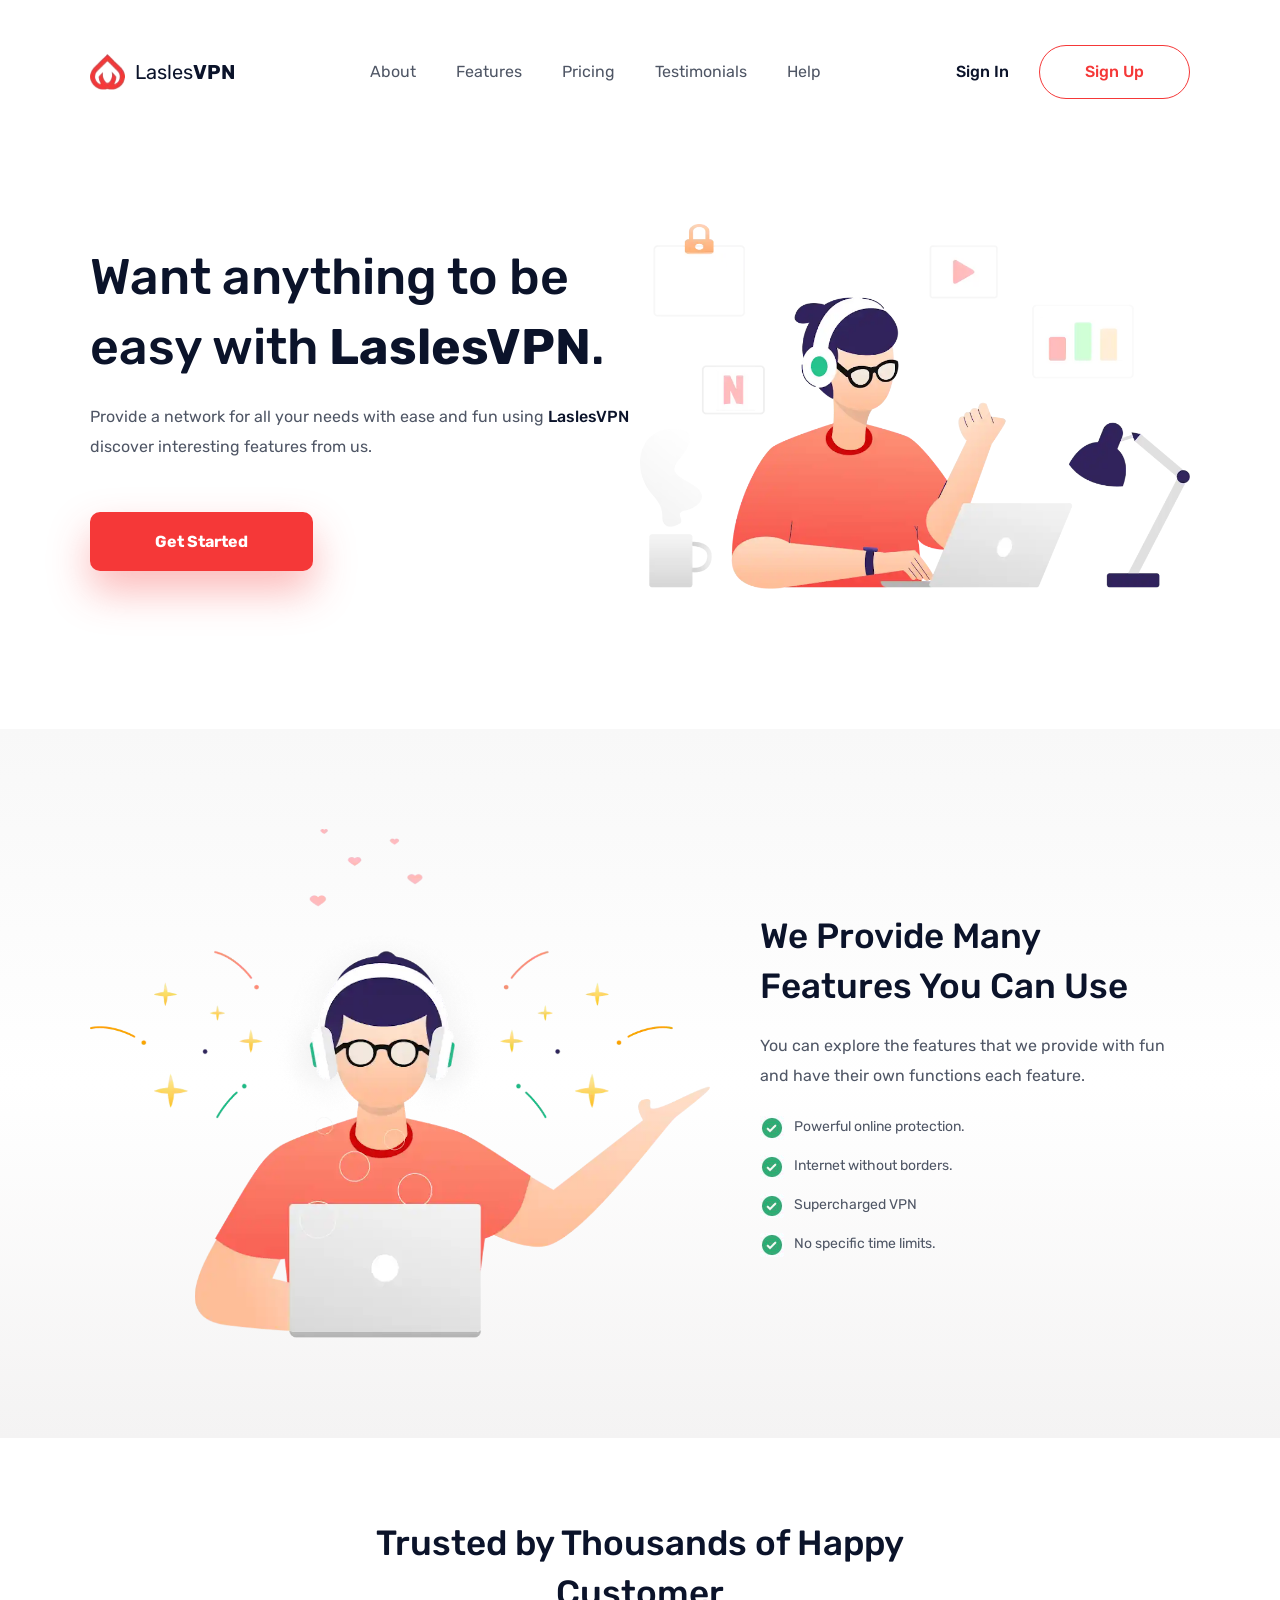
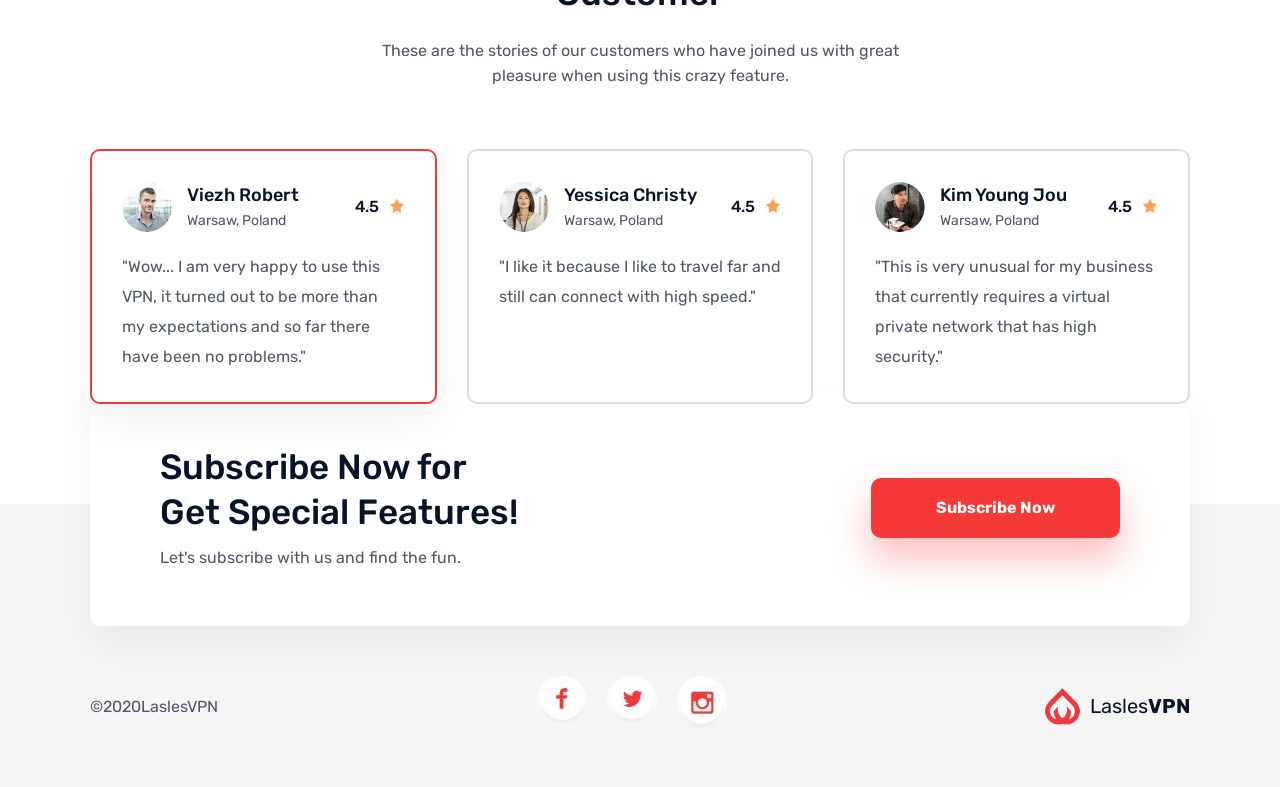
<file: web_lab1/index.html>
<!DOCTYPE html>
<html lang="en">
<head>
    <meta charset="UTF-8">
    <meta name="viewport" content="width=device-width, initial-scale=1.0">
    <title>LaslesVPN</title>
    <link rel="preconnect" href="https://fonts.googleapis.com">
    <link rel="preconnect" href="https://fonts.gstatic.com" crossorigin>
    <link href="https://fonts.googleapis.com/css2?family=Rubik:wght@400;500;700&display=swap" rel="stylesheet">
    <link rel="stylesheet" href="style.css">
</head>
<body>
    <div class="container">
        <header class="header">
            <div class="header__logo">
                <img src="header_ico.jpg" alt="LaslesVPN Logo">
                <span>Lasles<strong>VPN</strong></span>
            </div>
            
            <nav class="header__nav">
                <ul>
                    <li><a href="#">About</a></li>
                    <li><a href="#">Features</a></li>
                    <li><a href="#">Pricing</a></li>
                    <li><a href="#">Testimonials</a></li>
                    <li><a href="#">Help</a></li>
                </ul>
            </nav>

            <div class="header__auth">
                <a href="#" class="btn-signin">Sign In</a>
                <a href="#" class="btn-signup">Sign Up</a>
        </header>
    
    <section class="hero">
        <div class="hero__content">
            <h1>Want anything to be easy with <strong>LaslesVPN</strong>.</h1>
            <p>Provide a network for all your needs with ease and fun using <strong>LaslesVPN</strong> discover interesting features from us.</p>
            <a href="#" class="btn-primary">Get Started</a>
        </div>

        <div class="hero__image">
            <img src="first_tab.png" alt="LaslesVPN Illustration">
        </div>
    </section>
    </div>
    <div class="features-wrapper">
        <div class="container">
    <section class="features">
        <div class="features__image">
            <img src="second_tab.png" alt="Features Illustration">
        </div>

        <div class="features__content">
            <h2>We Provide Many Features You Can Use</h2>
            <p>You can explore the features that we provide with fun and have their own functions each feature.</p>
            <ul>
                <li>
                    <img src="accept.jpg" alt="Check icon">
                    <span>Powerful online protection.</span>
                </li>

                <li>
                    <img src="accept.jpg" alt="Check icon">
                    <span>Internet without borders.</span>
                </li>

                <li>
                    <img src="accept.jpg" alt="Check icon">
                    <span>Supercharged VPN</span>  
                </li>

                <li>
                    <img src="accept.jpg" alt="Check icon">
                    <span>No specific time limits.</span>  
                </li>
            </ul>
        </div>
    </div>

    </section>
        </div>
    <div class="container">
        <section class="testimonials">
            <div class="testimonials__header">
                <h2>Trusted by Thousands of Happy Customer</h2>
                <p>These are the stories of our customers who have joined us with great pleasure when using this crazy feature.</p>
            </div>
            
            <div class="testimonials__cards">
                <div class="card card--active">
                    <div class="card__header">
                        <div class="card__user">
                            <img src="robert.jpg" alt="Viezh Robert" class="card__avatar">
                            <div class="card__info">
                                <h3>Viezh Robert</h3>
                                <p>Warsaw, Poland</p>
                            </div>
                        </div>
                        <div class="card__rating">
                            <span>4.5</span>
                            <img src="star_ico.jpg" alt="Star">
                        </div>
                    </div>
                    <p class="card__text">"Wow... I am very happy to use this VPN, it turned out to be more than my expectations and so far there have been no problems."</p>
                </div>
                
                <!-- Картка 2 -->
                <div class="card">
                    <div class="card__header">
                        <div class="card__user">
                            <img src="christy.jpg" alt="Yessica Christy" class="card__avatar">
                            <div class="card__info">
                                <h3>Yessica Christy</h3>
                                <p>Warsaw, Poland</p>
                            </div>
                        </div>
                        <div class="card__rating">
                            <span>4.5</span>
                            <img src="star_ico.jpg" alt="Star">
                        </div>
                    </div>
                    <p class="card__text">"I like it because I like to travel far and still can connect with high speed."</p>
                </div>
                
                <!-- Картка 3 -->
                <div class="card">
                    <div class="card__header">
                        <div class="card__user">
                            <img src="kim.jpg" alt="Kim Young Jou" class="card__avatar">
                            <div class="card__info">
                                <h3>Kim Young Jou</h3>
                                <p>Warsaw, Poland</p>
                            </div>
                        </div>
                        <div class="card__rating">
                            <span>4.5</span>
                            <img src="star_ico.jpg" alt="Star">
                        </div>
                    </div>
                    <p class="card__text">"This is very unusual for my business that currently requires a virtual private network that has high security."</p>
                </div>
            </div>
        </section>
    </div>
    </div>

    <div class="footer-bg">
        <div class="container">
            
            <div class="subscribe">
                <div class="subscribe__text">
                    <h2>Subscribe Now for <br> Get Special Features!</h2>
                    <p>Let's subscribe with us and find the fun.</p>
                </div>
                <a href="#" class="btn-primary">Subscribe Now</a>
            </div>

            <footer class="footer">
                <p class="footer__copyright">©2020LaslesVPN</p>
                
                <div class="footer__socials">
                    <a href="#"><img src="facebook_ico.jpg" alt="Facebook"></a>
                    <a href="#"><img src="twitter_ico.jpg" alt="Twitter"></a>
                    <a href="#"><img src="instagram_ico.jpg" alt="Instagram"></a>
                </div>
    
                <div class="header__logo">
                    <img src="header_ico.jpg" alt="LaslesVPN Logo">
                    <span>Lasles<strong>VPN</strong></span>
                </div>
            </footer>

        </div>
    </div>
    </div>

</body>
</html>
</file>
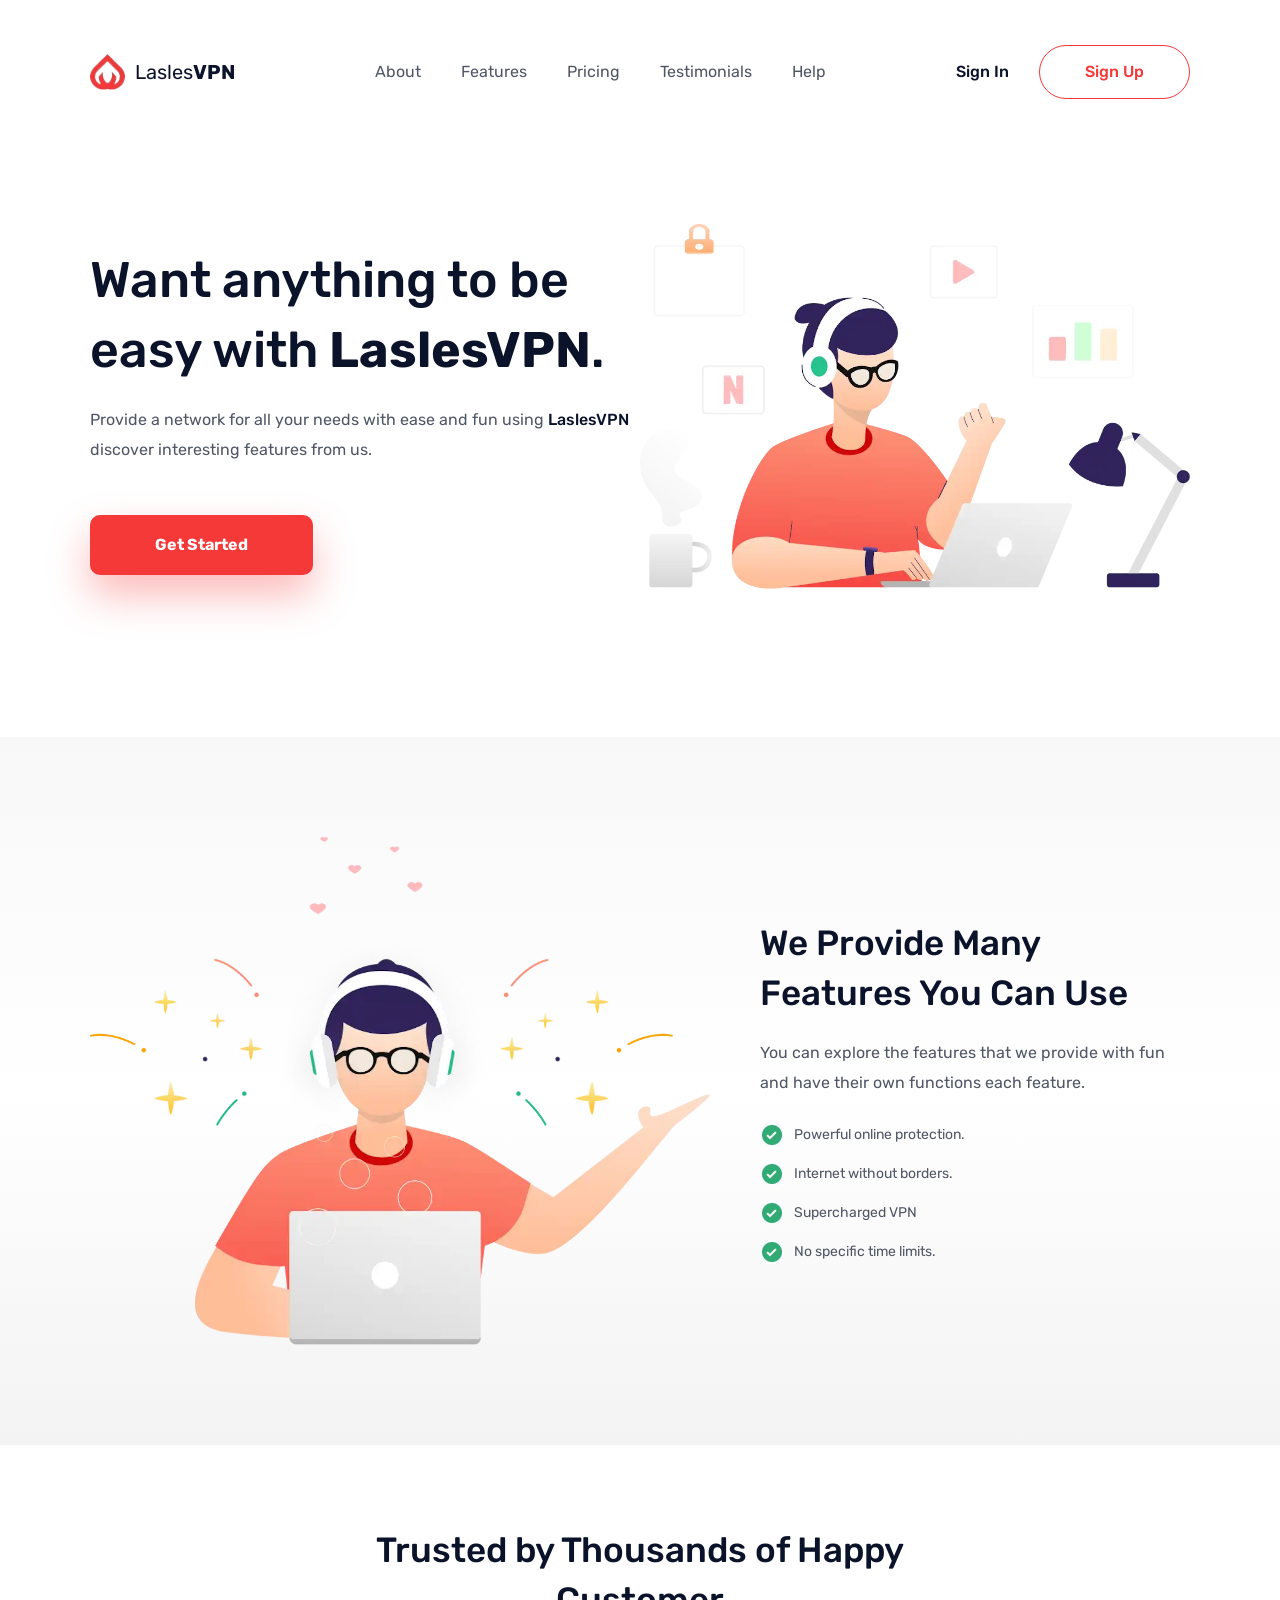
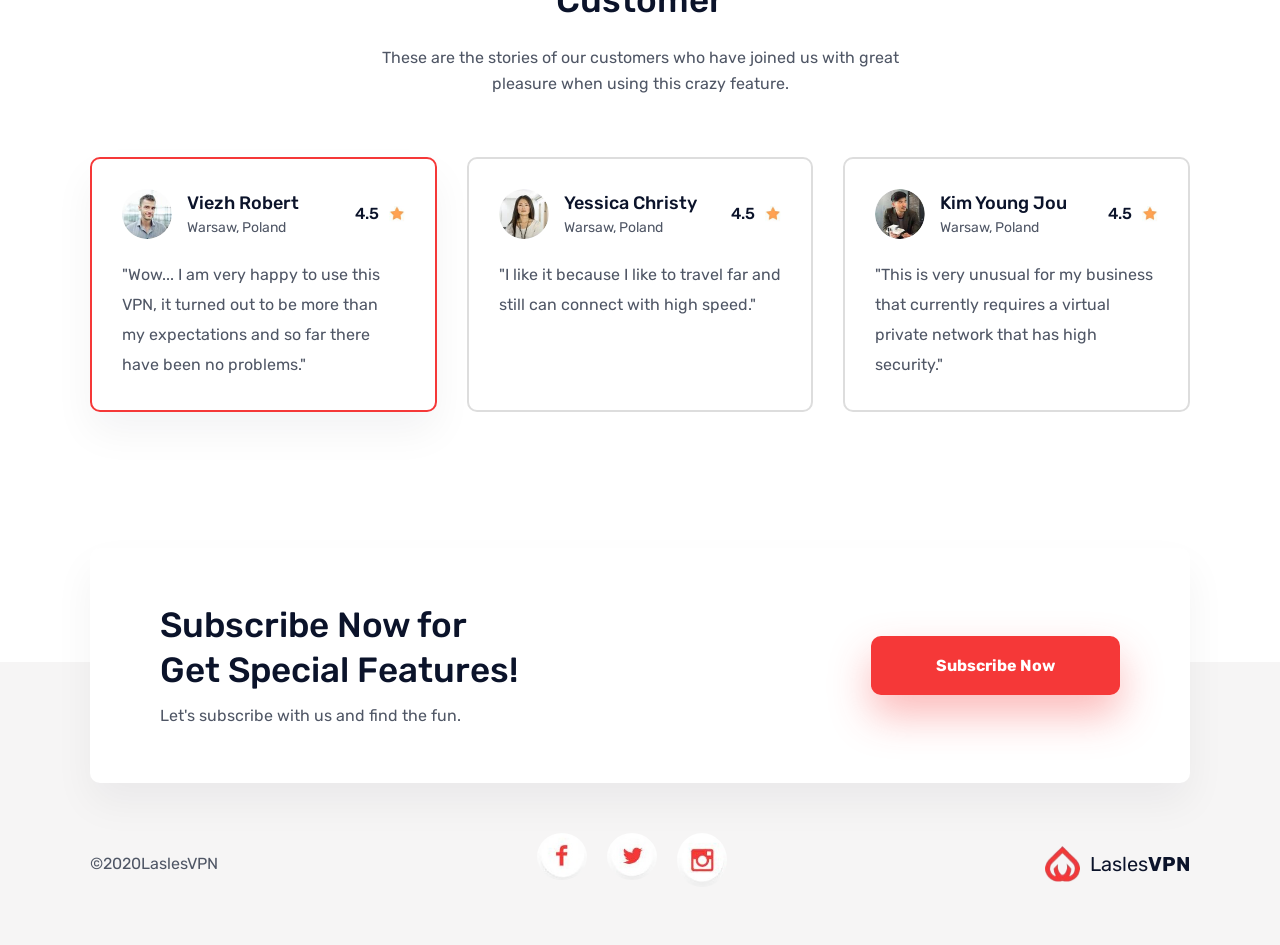
<file: web_lab2/index.html>
<!DOCTYPE html>
<html lang="en">
<head>
    <meta charset="UTF-8">
    <meta name="viewport" content="width=device-width, initial-scale=1.0">
    <title>LaslesVPN</title>
    <link rel="preconnect" href="https://fonts.googleapis.com">
    <link rel="preconnect" href="https://fonts.gstatic.com" crossorigin>
    <link href="https://fonts.googleapis.com/css2?family=Rubik:wght@400;500;700&display=swap" rel="stylesheet">
    
    <link rel="stylesheet" href="css/base.css">
    <link rel="stylesheet" href="css/header.css">
    <link rel="stylesheet" href="css/main.css">
    <link rel="stylesheet" href="css/footer.css">
    <link rel="stylesheet" href="css/animations.css">
</head>
<body>
    <div class="container">
        <header class="header">
            <div class="header__logo">
                <img src="header_ico.jpg" alt="LaslesVPN Logo">
                <span>Lasles<strong>VPN</strong></span>
            </div>

            <input type="checkbox" id="menu-toggle" class="menu-toggle-checkbox">

            <label for="menu-toggle" class="hamburger">
                <span></span>
                <span></span>
                <span></span>
            </label>

            <div class="header__menu">
                <nav class="header__nav">
                    <ul>
                        <li><a href="#">About</a></li>
                        <li><a href="#">Features</a></li>
                        <li><a href="#">Pricing</a></li>
                        <li><a href="#">Testimonials</a></li>
                        <li><a href="#">Help</a></li>
                    </ul>
                </nav>

                <div class="header__auth">
                    <a href="#" class="btn-signin">Sign In</a>
                    <a href="#" class="btn-signup">Sign Up</a>
                </div>
            </div>
        </header>
        <!-- <header class="header">
            <div class="header__logo">
                <img src="header_ico.jpg" alt="LaslesVPN Logo">
                <span>Lasles<strong>VPN</strong></span>
            </div>
            
            <nav class="header__nav">
                <ul>
                    <li><a href="#">About</a></li>
                    <li><a href="#">Features</a></li>
                    <li><a href="#">Pricing</a></li>
                    <li><a href="#">Testimonials</a></li>
                    <li><a href="#">Help</a></li>
                </ul>
            </nav>

            <div class="header__auth">
                <a href="#" class="btn-signin">Sign In</a>
                <a href="#" class="btn-signup">Sign Up</a>
        </header> -->
    
    <section class="hero">
        <div class="hero__content">
            <h1>Want anything to be easy with <strong>LaslesVPN</strong>.</h1>
            <p>Provide a network for all your needs with ease and fun using <strong>LaslesVPN</strong> discover interesting features from us.</p>
            <a href="#" class="btn-primary">Get Started</a>
        </div>

        <div class="hero__image">
            <div class="flying-wrapper">
                <img src="first_tab.png" alt="LaslesVPN Illustration" class="rotating-image">
            </div>
        </div>
    </section>
    </div>
    <div class="features-wrapper">
        <div class="container">
    <section class="features">
        <div class="features__image">
            <img src="second_tab.png" alt="Features Illustration">
        </div>

        <div class="features__content">
            <h2>We Provide Many Features You Can Use</h2>
            <p>You can explore the features that we provide with fun and have their own functions each feature.</p>
            <ul>
                <li>
                    <img src="accept.jpg" alt="Check icon">
                    <span>Powerful online protection.</span>
                </li>

                <li>
                    <img src="accept.jpg" alt="Check icon">
                    <span>Internet without borders.</span>
                </li>

                <li>
                    <img src="accept.jpg" alt="Check icon">
                    <span>Supercharged VPN</span>  
                </li>

                <li>
                    <img src="accept.jpg" alt="Check icon">
                    <span>No specific time limits.</span>  
                </li>
            </ul>
        </div>
    </div>

    </section>
        </div>
    <div class="container">
        <section class="testimonials">
            <div class="testimonials__header">
                <h2>Trusted by Thousands of Happy Customer</h2>
                <p>These are the stories of our customers who have joined us with great pleasure when using this crazy feature.</p>
            </div>
            
            <div class="testimonials__cards">
                <div class="card card--active">
                    <div class="card__header">
                        <div class="card__user">
                            <img src="robert.jpg" alt="Viezh Robert" class="card__avatar">
                            <div class="card__info">
                                <h3>Viezh Robert</h3>
                                <p>Warsaw, Poland</p>
                            </div>
                        </div>
                        <div class="card__rating">
                            <span>4.5</span>
                            <img src="star_ico.jpg" alt="Star">
                        </div>
                    </div>
                    <p class="card__text">"Wow... I am very happy to use this VPN, it turned out to be more than my expectations and so far there have been no problems."</p>
                </div>
                
                <!-- Картка 2 -->
                <div class="card">
                    <div class="card__header">
                        <div class="card__user">
                            <img src="christy.jpg" alt="Yessica Christy" class="card__avatar">
                            <div class="card__info">
                                <h3>Yessica Christy</h3>
                                <p>Warsaw, Poland</p>
                            </div>
                        </div>
                        <div class="card__rating">
                            <span>4.5</span>
                            <img src="star_ico.jpg" alt="Star">
                        </div>
                    </div>
                    <p class="card__text">"I like it because I like to travel far and still can connect with high speed."</p>
                </div>
                
                <!-- Картка 3 -->
                <div class="card">
                    <div class="card__header">
                        <div class="card__user">
                            <img src="kim.jpg" alt="Kim Young Jou" class="card__avatar">
                            <div class="card__info">
                                <h3>Kim Young Jou</h3>
                                <p>Warsaw, Poland</p>
                            </div>
                        </div>
                        <div class="card__rating">
                            <span>4.5</span>
                            <img src="star_ico.jpg" alt="Star">
                        </div>
                    </div>
                    <p class="card__text">"This is very unusual for my business that currently requires a virtual private network that has high security."</p>
                </div>
            </div>
        </section>
    </div>
    </div>

    <div class="footer-bg">
        <div class="container">
            
            <div class="subscribe">
                <div class="subscribe__text">
                    <h2>Subscribe Now for <br> Get Special Features!</h2>
                    <p>Let's subscribe with us and find the fun.</p>
                </div>
                <a href="#" class="btn-primary">Subscribe Now</a>
            </div>

            <footer class="footer">
                <p class="footer__copyright">©2020LaslesVPN</p>
                
                <div class="footer__socials">
                    <a href="#"><img src="facebook_ico.jpg" alt="Facebook"></a>
                    <a href="#"><img src="twitter_ico.jpg" alt="Twitter"></a>
                    <a href="#"><img src="instagram_ico.jpg" alt="Instagram"></a>
                </div>
    
                <div class="header__logo">
                    <img src="header_ico.jpg" alt="LaslesVPN Logo">
                    <span>Lasles<strong>VPN</strong></span>
                </div>
            </footer>

        </div>
    </div>
    </div>

</body>
</html>
</file>
<file: web_lab1/style.css>
/* --- Змінні кольорів та шрифтів --- */
:root {
    --primary-red: #F53838;       
    --text-dark: #0B132A;         
    --text-gray: #4F5665;         
    --bg-light: #F8F8F8;          
    --font-main: 'Rubik', sans-serif;
}

/* --- Базове скидання стилів --- */
* {
    margin: 0;
    padding: 0;
    box-sizing: border-box;
}

body {
    font-family: var(--font-main);
    color: var(--text-gray);
    background-color: #FFFFFF;
    line-height: 1.6;
    overflow-x: hidden;
}

/* Налаштування типографіки */
h1, h2, h3, h4, h5, h6 {
    color: var(--text-dark);
    font-weight: 500;
}

a {
    text-decoration: none;
    color: inherit;
    transition: all 0.3s ease;
}

ul {
    list-style: none;
}

.container {
    max-width: 1140px;
    margin: 0 auto;
    padding: 0 20px;
}
.header {
    display: flex;
    justify-content: space-between;
    align-items: center;
    padding: 45px 0; /* Вертикальні відступи для шапки */
}

/* --- Логотип --- */
.header__logo {
    display: flex;
    align-items: center;
    gap: 10px; /* Відстань між іконкою та текстом */
    font-size: 20px;
    color: var(--text-dark);
}

/* --- Розмір іконки логотипу --- */
.header__logo img {
    width: 35px; /* Задаємо ширину іконки */
    height: auto; /* Висота підлаштується автоматично для збереження пропорцій */
}

.header__logo span {
    font-weight: 400;
}

.header__logo strong {
    font-weight: 700;
}

/* --- Навігація --- */
.header__nav ul {
    display: flex;
    gap: 40px; /* Відстань між пунктами меню */
}

.header__nav a {
    font-size: 16px;
    font-weight: 400;
    line-height: 100%;
    color: var(--text-gray);
    transition: color 0.3s ease;
}

.header__nav a:hover {
    color: var(--primary-red);
}

/* --- Блок авторизації --- */
.header__auth {
    display: flex;
    align-items: center;
    gap: 30px;
}

.btn-signin {
    font-weight: 500;
    color: var(--text-dark);
}

.btn-signin:hover {
    color: var(--primary-red);
}

/* Кнопка Sign Up */
.btn-signup {
    font-weight: 500;
    color: var(--primary-red);
    border: 1px solid var(--primary-red);
    border-radius: 50px;
    padding: 13px 45px;
    transition: all 0.3s ease;
}

.btn-signup:hover {
    background-color: var(--primary-red);
    color: #fff;
    box-shadow: 0px 10px 30px rgba(245, 56, 56, 0.2); /* Легка тінь при наведенні */
}

.hero {
    display: flex;
    align-items: center;
    justify-content: space-between;
    padding: 80px 0;
    padding-bottom: 140px;
}

.hero__content{
    flex: 1;
    max-width: 555px;
}

.hero__content h1 {
font-size: 50px;
line-height: 70px;
margin-bottom: 20px;
}

.hero__content h1 strong {
    font-weight: 700;
}

.hero__content p {
    font-size: 16px;
    line-height: 30px;
    margin-bottom: 50px; /* Відступ до кнопки */
}

.hero__content p strong {
    font-weight: 500;
    color: var(--text-dark);
}

.btn-primary{
    display:  inline-block;
    background-color: var(--primary-red);
    color: #FFFFFF;
    font-weight: 700;
    font-size: 16px;
    padding: 17px 65px;
    border-radius: 10px;
    box-shadow: 0px 20px 40px rgba(245, 56, 56, 0.35);
}

.btn-primary:hover {
    transform: translateY(-3px);
    box-shadow: 0px 25px 45px rgba(245, 56, 56, 0.45) ;
}

.hero__image {
    flex: 1;
    display: flex;
    justify-content: flex-end;
}

.hero__image img {
    max-width: 100%;
    height: auto;
}
.features{
    display: flex;
    align-items: center;
    justify-content: space-between;
    padding: 100px 0;
}

.features__image{
    flex: 1;
    display: flex;
    justify-content: flex-start;
}

.features__image img{
    max-width: 100%;
    height: auto;
}

.features__content{
    flex: 1;
    max-width: 430px;
    margin-left: 50px;
}

.features__content h2 {
    font-size: 35px;
    line-height: 50px;
    margin-bottom: 20px;
}

.features__content p {
    font-size: 16px;
    line-height: 30px;
    margin-bottom: 25px;
}

.features__content ul {
    display: flex;
    flex-direction: column;
    gap: 15px;
}

.features__content li {
    display: flex;
    align-items: center;
    gap: 10px;
    font-size: 14px;
    color: var(--text-gray);
}
.features__content li img {
    width: 24px;
    height: auto;
}

.features-wrapper {
    width: 100%;
    background: linear-gradient(to bottom, #F8F8F8, #FFFFFF, #F4F3F3);
}

.testimonials {
    padding: 80px 0 100px;
    text-align: center;
}

.testimonials__header {
    max-width: 555px;
    margin: 0 auto 60px;
}

.testimonials__header h2 {
    font-size: 35px;
    line-height: 50px;
    margin-bottom: 20px;
}

.testimonials__cards {
    display: flex;
    gap: 30px;
    justify-content: space-between;
}

.card {
    flex: 1;
    text-align: left;
    padding: 30px;
    border: 2px solid #DDDDDD;
    border-radius: 10px;
    background-color: #FFFFFF;
    transition: all 0.3s ease;
}


.card--active {
    border-color: var(--primary-red);
    box-shadow: 0px 20px 40px rgba(13, 16, 37, 0.05);
}

.card__header {
    display: flex;
    justify-content: space-between;
    align-items: center;
    margin-bottom: 20px;
}

.card__user {
    display: flex;
    align-items: center;
    gap: 15px;
}

.card__avatar {
    width: 50px;
    height: 50px;
    border-radius: 50%;
}

.card__info h3 {
    font-size: 18px;
}

.card__info p {
    font-size: 14px;
}

.card__rating {
    display: flex;
    align-items: center;
    gap: 10px;
    font-weight: 500;
    color: var(--text-dark);
}

.card__rating img {
    width: 16px;
}

.card__text {
    font-size: 16px;
    line-height: 30px;
}

.footer-bg {
    background-color: #F6F5F5;
    padding-top: 1px;
    padding-bottom: 50px;
}

.subscribe {
    background-color: #FFFFFF;
    border-radius: 10px;
    padding: 55px 70px;
    display: flex;
    justify-content: space-between;
    align-items: center;
    box-shadow: 0px 20px 40px rgba(13, 16, 37, 0.05);
    
    margin-top: -115px; 
    margin-bottom: 50px;
}

.subscribe__text h2 {
    font-size: 35px;
    line-height: 45px;
    margin-bottom: 10px;
}

.footer {
    display: flex;
    justify-content: space-between;
    align-items: center;
}

.footer__socials {
    display: flex;
    gap: 20px;
}

.footer__socials img {
    width: 50px;
    height: auto;
    border-radius: 50%;
    transition: transform 0.3s ease;
}

.footer__socials img:hover {
    transform: translateY(-3px);
    box-shadow: 0px 10px 20px rgba(245, 56, 56, 0.15);
}
</file>
<file: web_lab2/css/base.css>
:root {
    --primary-red: #F53838;       
    --text-dark: #0B132A;         
    --text-gray: #4F5665;         
    --bg-light: #F8F8F8;          
    --font-main: 'Rubik', sans-serif;
}

/* --- Базове скидання стилів --- */
* {
    margin: 0;
    padding: 0;
    box-sizing: border-box;
}

body {
    font-family: var(--font-main);
    color: var(--text-gray);
    background-color: #FFFFFF;
    line-height: 1.6;
    overflow-x: hidden;
}

/* Налаштування типографіки */
h1, h2, h3, h4, h5, h6 {
    color: var(--text-dark);
    font-weight: 500;
}

a {
    text-decoration: none;
    color: inherit;
    transition: all 0.3s ease;
}

ul {
    list-style: none;
}

.container {
    max-width: 1140px;
    margin: 0 auto;
    padding: 0 20px;
}
</file>
<file: web_lab2/css/header.css>
.header {
    display: flex;
    justify-content: space-between;
    align-items: center;
    padding: 45px 0; 
}

.header__logo {
    display: flex;
    align-items: center;
    gap: 10px; 
    font-size: 20px;
    color: var(--text-dark);
}

.header__logo img {
    width: 35px; 
    height: auto; 
}

.header__logo span {
    font-weight: 400;
}

.header__logo strong {
    font-weight: 700;
}

.header__nav ul {
    display: flex;
    gap: 40px;
}

.header__nav a {
    font-size: 16px;
    font-weight: 400;
    line-height: 100%;
    color: var(--text-gray);
    transition: color 0.3s ease;
}

.header__nav a:hover {
    color: var(--primary-red);
}

/* --- Блок авторизації --- */
.header__auth {
    display: flex;
    align-items: center;
    gap: 30px;
}

.btn-signin {
    font-weight: 500;
    color: var(--text-dark);
}

.btn-signin:hover {
    color: var(--primary-red);
}

/* Кнопка Sign Up */
.btn-signup {
    font-weight: 500;
    color: var(--primary-red);
    border: 1px solid var(--primary-red);
    border-radius: 50px;
    padding: 13px 45px;
    transition: all 0.3s ease;
}

.btn-signup:hover {
    background-color: var(--primary-red);
    color: #fff;
    box-shadow: 0px 10px 30px rgba(245, 56, 56, 0.2); 
}

.hamburger {
    display: none;
    flex-direction: column;
    gap: 6px;
    cursor: pointer;
    z-index: 100; /* Щоб кнопка була поверх відкритого меню */
}

.hamburger span {
    display: block;
    width: 30px;
    height: 3px;
    background-color: var(--text-dark);
    transition: all 0.3s ease;
}

.menu-toggle-checkbox {
    display: none;
}

@media (max-width: 992px) {
    .hamburger {
        display: flex;
        z-index: 101;
        position: relative;

    }

    .header__menu {
        position: fixed;
        top: 0;
        right: -100%;
        width: 100%;
        height: 100vh;
        background-color: #FFFFFF;
        flex-direction: column;
        justify-content: center;
        align-items: center;
        gap: 40px;
        transition: right 0.4s ease;
        z-index: 99;
        display: flex;
    }

    .menu-toggle-checkbox:checked ~ .header__menu {
        right: 0;
    }

    .menu-toggle-checkbox:checked + .hamburger {
        position: fixed;
        top: 45px;
        right: 20px;
    }

    .menu-toggle-checkbox:checked + .hamburger span:nth-child(1) {
        transform: translateY(9px) rotate(45deg);
    }
    .menu-toggle-checkbox:checked + .hamburger span:nth-child(2) {
        opacity: 0;
    }
    .menu-toggle-checkbox:checked + .hamburger span:nth-child(3) {
        transform: translateY(-9px) rotate(-45deg);
    }

    .header__nav ul {
        flex-direction: column;
        align-items: center;
        gap: 25px;
    }

    .header__auth {
        flex-direction: column;
    }

    .header__menu {
        position: fixed;
        top: 0;
        right: -100%;
        width: 100%;
        height: 100vh;
        background-color: #FFFFFF;
        flex-direction: column;
        justify-content: flex-start; /* Притискаємо елементи до верху замість центру */
        align-items: center;
        padding-top: 120px; /* Відступ зверху, щоб звільнити місце для хрестика */
        gap: 30px; /* Робимо відстань між блоками менш "страшною" */
        transition: right 0.4s ease;
        z-index: 99;
        display: flex;
        overflow-y: auto; /* Додаємо внутрішній скрол для самого меню на дуже малих екранах */
    }

}

.header__menu {
    display: flex;
    align-items: center;
    flex: 1;
    justify-content: space-between;
    margin-left: 140px; 
}
</file>
<file: web_lab2/css/main.css>
.hero {
    display: flex;
    align-items: center;
    justify-content: space-between;
    padding: 80px 0;
    padding-bottom: 140px;
}

.hero__content{
    flex: 1;
    max-width: 555px;
}

.hero__content h1 {
font-size: 50px;
line-height: 70px;
margin-bottom: 20px;
}

.hero__content h1 strong {
    font-weight: 700;
}

.hero__content p {
    font-size: 16px;
    line-height: 30px;
    margin-bottom: 50px; /* Відступ до кнопки */
}

.hero__content p strong {
    font-weight: 500;
    color: var(--text-dark);
}

.btn-primary{
    display:  inline-block;
    background-color: var(--primary-red);
    color: #FFFFFF;
    font-weight: 700;
    font-size: 16px;
    padding: 17px 65px;
    border-radius: 10px;
    box-shadow: 0px 20px 40px rgba(245, 56, 56, 0.35);
}

.btn-primary:hover {
    transform: translateY(-3px);
    box-shadow: 0px 25px 45px rgba(245, 56, 56, 0.45) ;
}

.hero__image {
    flex: 1;
    display: flex;
    justify-content: flex-end;
}

.hero__image img {
    max-width: 100%;
    height: auto;
}
.features{
    display: flex;
    align-items: center;
    justify-content: space-between;
    padding: 100px 0;
}

.features__image{
    flex: 1;
    display: flex;
    justify-content: flex-start;
}

.features__image img{
    max-width: 100%;
    height: auto;
}

.features__content{
    flex: 1;
    max-width: 430px;
    margin-left: 50px;
}

.features__content h2 {
    font-size: 35px;
    line-height: 50px;
    margin-bottom: 20px;
}

.features__content p {
    font-size: 16px;
    line-height: 30px;
    margin-bottom: 25px;
}

.features__content ul {
    display: flex;
    flex-direction: column;
    gap: 15px;
}

.features__content li {
    display: flex;
    align-items: center;
    gap: 10px;
    font-size: 14px;
    color: var(--text-gray);
}
.features__content li img {
    width: 24px;
    height: auto;
}

.features-wrapper {
    width: 100%;
    background: linear-gradient(to bottom, #F8F8F8, #FFFFFF, #F4F3F3);
}

.testimonials {
    padding: 80px 0 100px;
    text-align: center;
    margin-bottom: 150px;
}

.testimonials__header {
    max-width: 555px;
    margin: 0 auto 60px;
}

.testimonials__header h2 {
    font-size: 35px;
    line-height: 50px;
    margin-bottom: 20px;
}

.testimonials__cards {
    display: flex;
    gap: 30px;
    justify-content: space-between;
}

.card {
    flex: 1;
    text-align: left;
    padding: 30px;
    border: 2px solid #DDDDDD;
    border-radius: 10px;
    background-color: #FFFFFF;
    transition: all 0.3s ease;
}


.card--active {
    border-color: var(--primary-red);
    box-shadow: 0px 20px 40px rgba(13, 16, 37, 0.05);
}

.card__header {
    display: flex;
    justify-content: space-between;
    align-items: center;
    margin-bottom: 20px;
}

.card__user {
    display: flex;
    align-items: center;
    gap: 15px;
}

.card__avatar {
    width: 50px;
    height: 50px;
    border-radius: 50%;
}

.card__info h3 {
    font-size: 18px;
}

.card__info p {
    font-size: 14px;
}

.card__rating {
    display: flex;
    align-items: center;
    gap: 10px;
    font-weight: 500;
    color: var(--text-dark);
}

.card__rating img {
    width: 16px;
}

.card__text {
    font-size: 16px;
    line-height: 30px;
}

@media (max-width: 992px) {
    .hero {
        flex-direction: column-reverse;
        text-align: center;
        padding: 40px 0;
        gap: 40px;
    }
    .hero__content h1 {
        font-size: 35px;
        line-height: 45px;
    }
    
    .features {
        flex-direction: column;
        padding: 50px 0;
        gap: 50px;
    }
    .features__content {
        margin-left: 0;
    }
    
    .testimonials__cards {
        flex-direction: column;
    }
}
</file>
<file: web_lab2/css/footer.css>
.footer-bg {
    background-color: #F6F5F5;
    padding-top: 1px;
    padding-bottom: 50px;
}

.subscribe {
    background-color: #FFFFFF;
    border-radius: 10px;
    padding: 55px 70px;
    display: flex;
    justify-content: space-between;
    align-items: center;
    box-shadow: 0px 20px 40px rgba(13, 16, 37, 0.05);
    
    margin-top: -115px; 
    margin-bottom: 50px;
}

.subscribe__text h2 {
    font-size: 35px;
    line-height: 45px;
    margin-bottom: 10px;
}

.footer {
    display: flex;
    justify-content: space-between;
    align-items: center;
}

.footer__socials {
    display: flex;
    gap: 20px;
}

.footer__socials img {
    width: 50px;
    height: auto;
    border-radius: 50%;
    transition: transform 0.3s ease;
}

.footer__socials img:hover {
    transform: translateY(-3px);
    box-shadow: 0px 10px 20px rgba(245, 56, 56, 0.15);
}

@media (max-width: 992px) {
    .subscribe {
        flex-direction: column;
        text-align: center;
        padding: 30px 20px;
        gap: 30px;
        margin-top: -80px;
    }
    .subscribe__text h2 {
        font-size: 28px;
        line-height: 35px;
    }
    .footer {
        flex-direction: column;
        text-align: center;
        gap: 30px;
    }
}
</file>
<file: web_lab2/css/animations.css>
@keyframes fadeInUp {
    from {
        opacity: 0;
        transform: translateY(40px);
    }
    to {
        opacity: 1;
        transform: translateY(0);
    }
}
.hero__content {
    animation: fadeInUp 1s ease-out forwards;
}

@keyframes float {
    0% {
        transform: translateY(0px);
    }
    50% {
        transform: translateY(-15px);
    }
    100% {
        transform: translateY(0px);
    }
}

.flying-wrapper {
    display: inline-block;
    animation: float 4s ease-in-out infinite;
}

.rotating-image {
    transition: transform 0.6s ease-in-out;
    cursor: pointer;
}

.flying-wrapper:hover .rotating-image {
    transform: rotate(360deg);
}

/* .hero__image img {
    animation: float 4s ease-in-out infinite;
} */

@keyframes pulseShadow {
    0% {
        box-shadow: 0px 20px 40px rgba(245, 56, 56, 0.35);
    }
    50% {
        box-shadow: 0px 20px 60px rgba(245, 56, 56, 0.65); /* Тінь стає більшою і яскравішою */
    }
    100% {
        box-shadow: 0px 20px 40px rgba(245, 56, 56, 0.35);
    }
}

.hero .btn-primary {
    animation: pulseShadow 2.5s infinite;
}
</file>
